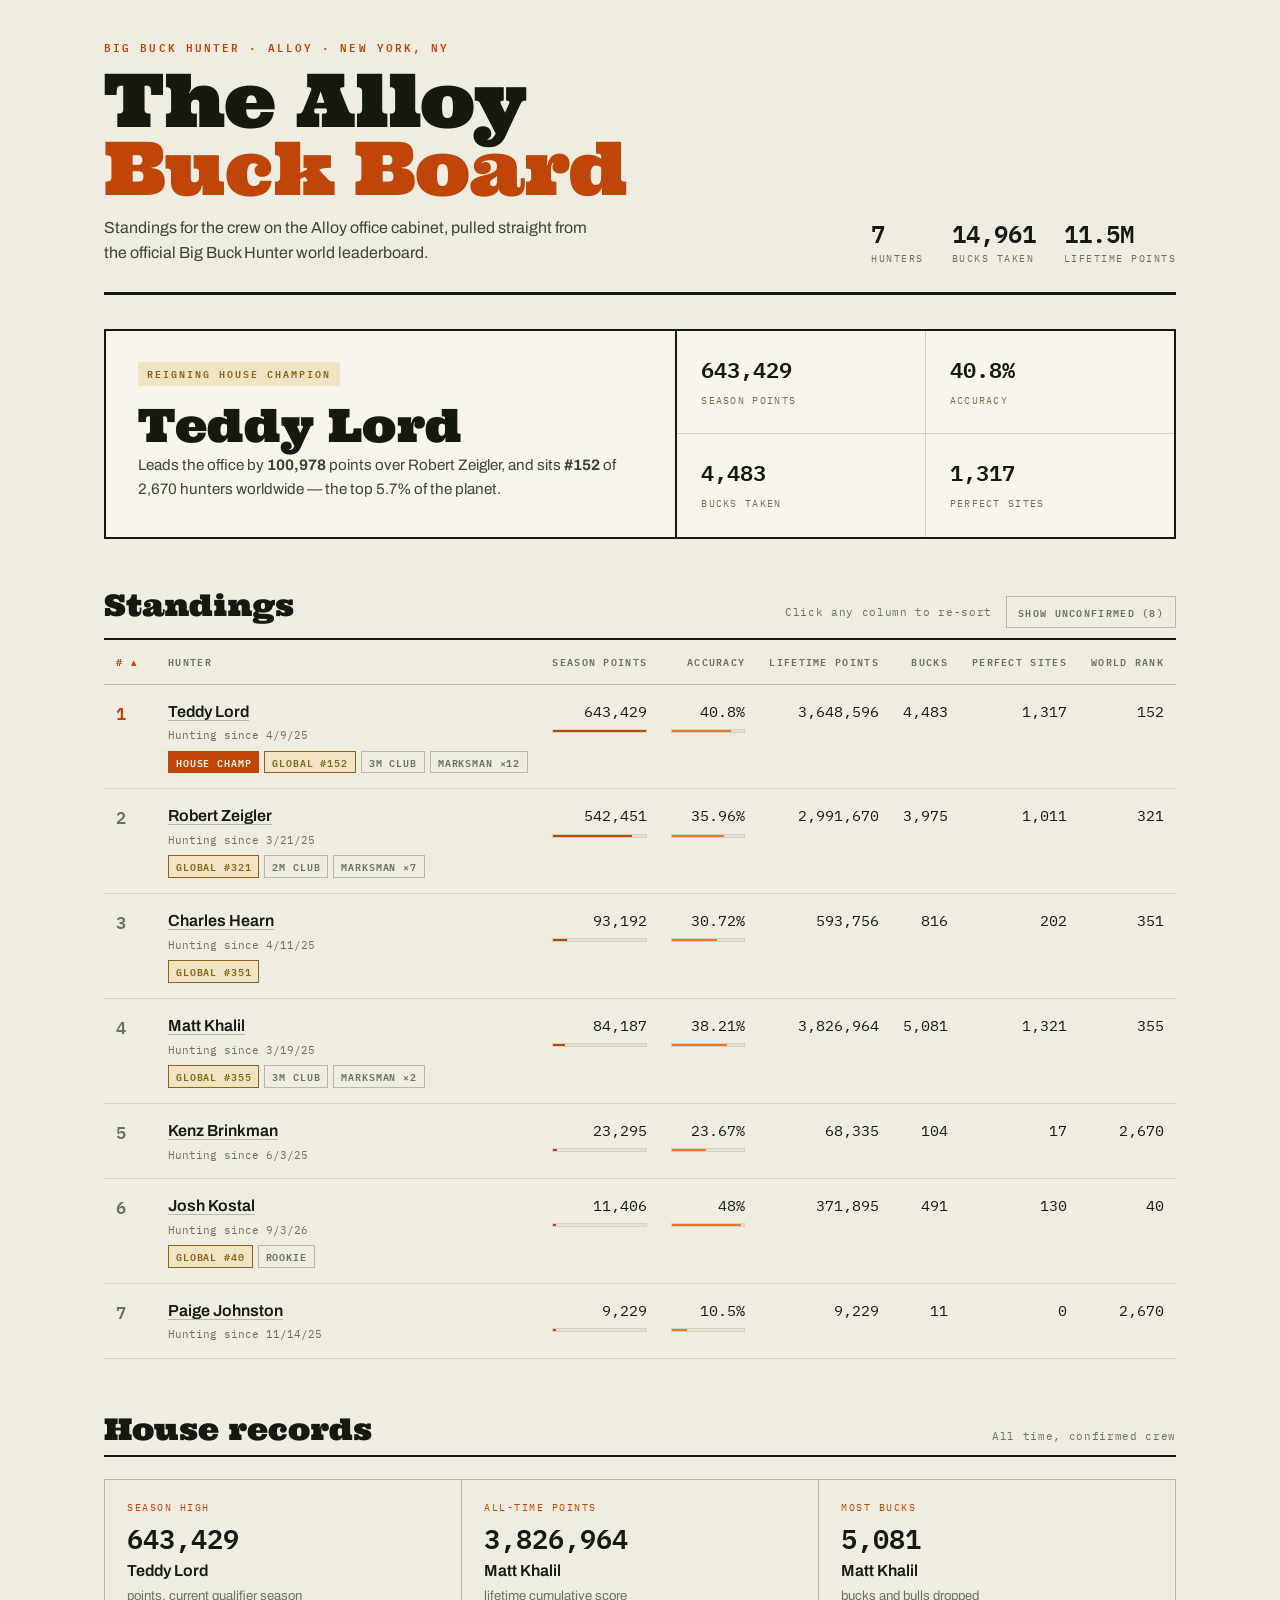
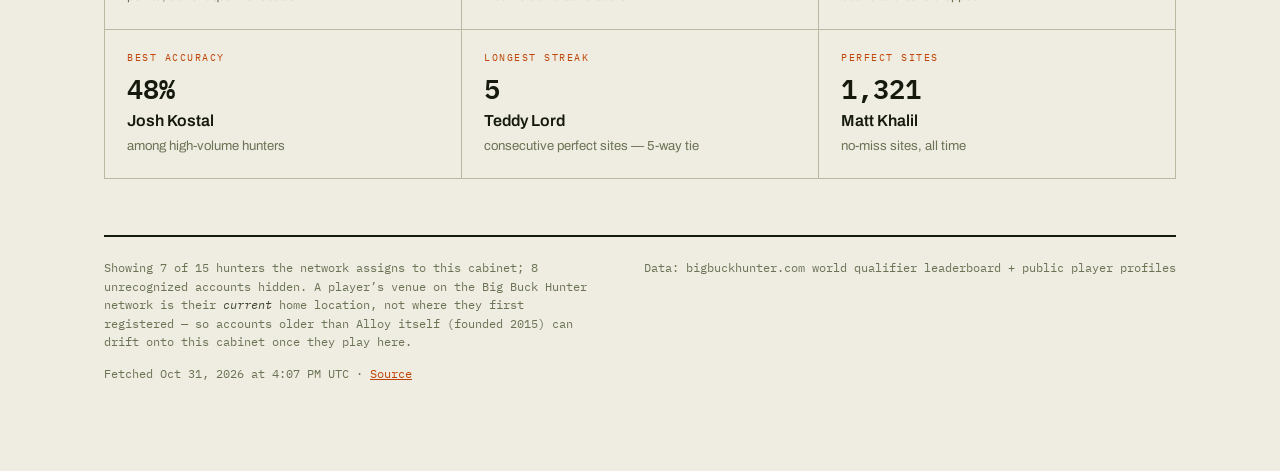
<file: public/index.html>
<!doctype html>
<html lang="en">
<head>
<meta charset="utf-8">
<meta name="robots" content="noindex, nofollow">
<script>
// Read the mode before anything paints: ?tv for the wall display, &all to
// include unconfirmed hunters on it.
(function (p) {
  if (!/(^|[?&])tv(=|&|$)/.test(p)) return;
  document.documentElement.classList.add('tv');
  if (/(^|[?&])all(=|&|$)/.test(p)) document.documentElement.classList.add('tv-all');
})(location.search);
</script>
<title>The Alloy Buck Board</title>
<meta name="viewport" content="width=device-width, initial-scale=1">
<link rel="preconnect" href="https://fonts.googleapis.com">
<link rel="preconnect" href="https://fonts.gstatic.com" crossorigin>
<link rel="stylesheet" href="https://fonts.googleapis.com/css2?family=Ultra&family=Archivo:wght@400;500;600&family=IBM+Plex+Mono:wght@400;500;600&display=swap">
<link rel="stylesheet" href="assets/styles.css?v=693faa06">
</head>
<body>
<div class="wrap">
  <header class="marquee">
    <div class="marquee__id">
      <p class="eyebrow">Big Buck Hunter · Alloy · New York, NY</p>
      <h1>The Alloy <em>Buck Board</em></h1>
      <p class="marquee__sub">Standings for the crew on the Alloy office cabinet, pulled straight from the official Big Buck Hunter world leaderboard.</p>
    </div>
    <div class="marquee__stats">
      <div class="mstat"><b data-confirmed="7" data-all="15">7</b><span>Hunters</span></div>
      <div class="mstat"><b data-confirmed="14,961" data-all="19,910">14,961</b><span>Bucks taken</span></div>
      <div class="mstat"><b data-confirmed="11.5M" data-all="15.3M">11.5M</b><span>Lifetime points</span></div>
    </div>
  </header>

  <section class="champ">
    <div class="champ__main">
      <span class="champ__crown">Reigning house champion</span>
      <p class="champ__name">Teddy Lord</p>
      <p class="champ__line">Leads the office by <strong>100,978</strong> points over Robert Zeigler, and sits <strong>#152</strong> of 2,670 hunters worldwide — the top 5.7% of the planet.</p>
    </div>
    <div class="champ__grid">
      <div class="cg"><b>643,429</b><span>Season points</span></div>
      <div class="cg"><b>40.8%</b><span>Accuracy</span></div>
      <div class="cg"><b>4,483</b><span>Bucks taken</span></div>
      <div class="cg"><b>1,317</b><span>Perfect sites</span></div>
    </div>
  </section>

  <div class="sec-head">
    <h2>Standings</h2>
    <span class="sec-actions">
      <span class="sec-note">Click any column to re-sort</span>
      <button type="button" id="toggle-unconfirmed" class="toggle" aria-pressed="false">Show unconfirmed (8)</button>
    </span>
  </div>
  <div class="tablewrap">
    <table id="board">
      <thead>
        <tr>
          <th data-key="rank" data-dir="asc" aria-sort="ascending">#</th>
          <th data-key="name" data-dir="asc">Hunter</th>
          <th data-key="season" data-dir="desc">Season points</th>
          <th data-key="acc" data-dir="desc">Accuracy</th>
          <th data-key="life" data-dir="desc">Lifetime points</th>
          <th data-key="bucks" data-dir="desc">Bucks</th>
          <th data-key="perfect" data-dir="desc">Perfect sites</th>
          <th data-key="global" data-dir="asc">World rank</th>
        </tr>
      </thead>
      <tbody>
          <tr class="" data-rank-all="1" data-rank-confirmed="1">
            <td class="c-rank"><span class="rank">1</span></td>
            <td class="c-name">
              <a class="pname" href="https://www.bigbuckhunter.com/profile/player/1002404" target="_blank" rel="noopener">Teddy Lord</a>
              <span class="meta">Hunting since 4/9/25</span>
              <span class="pills"><span class="pill pill--champ">House Champ</span><span class="pill pill--gold">Global #152</span><span class="pill pill--plain">3M Club</span><span class="pill pill--plain">Marksman ×12</span></span>
            </td>
            <td class="c-num">
              <span class="num">643,429</span>
              <span class="bar"><i style="width:100.0%"></i></span>
            </td>
            <td class="c-num">
              <span class="num">40.8%</span>
              <span class="bar bar--acc"><i style="width:81.6%"></i></span>
            </td>
            <td class="c-num"><span class="num">3,648,596</span></td>
            <td class="c-num"><span class="num">4,483</span></td>
            <td class="c-num"><span class="num">1,317</span></td>
            <td class="c-num"><span class="num">152</span></td>
          </tr>
          <tr class="" data-rank-all="2" data-rank-confirmed="2">
            <td class="c-rank"><span class="rank">2</span></td>
            <td class="c-name">
              <a class="pname" href="https://www.bigbuckhunter.com/profile/player/1000758" target="_blank" rel="noopener">Robert Zeigler</a>
              <span class="meta">Hunting since 3/21/25</span>
              <span class="pills"><span class="pill pill--gold">Global #321</span><span class="pill pill--plain">2M Club</span><span class="pill pill--plain">Marksman ×7</span></span>
            </td>
            <td class="c-num">
              <span class="num">542,451</span>
              <span class="bar"><i style="width:84.3%"></i></span>
            </td>
            <td class="c-num">
              <span class="num">35.96%</span>
              <span class="bar bar--acc"><i style="width:71.9%"></i></span>
            </td>
            <td class="c-num"><span class="num">2,991,670</span></td>
            <td class="c-num"><span class="num">3,975</span></td>
            <td class="c-num"><span class="num">1,011</span></td>
            <td class="c-num"><span class="num">321</span></td>
          </tr>
          <tr class="unconfirmed" data-rank-all="3" data-rank-confirmed="">
            <td class="c-rank"><span class="rank">—</span></td>
            <td class="c-name">
              <a class="pname" href="https://www.bigbuckhunter.com/profile/player/1024019" target="_blank" rel="noopener">Tom Csm</a>
              <span class="meta">Hunting since 1/27/26</span>
              <span class="pills"><span class="pill pill--plain">Rookie</span><span class="pill pill--note">Unconfirmed</span></span>
            </td>
            <td class="c-num">
              <span class="num">106,825</span>
              <span class="bar"><i style="width:16.6%"></i></span>
            </td>
            <td class="c-num">
              <span class="num">23.21%</span>
              <span class="bar bar--acc"><i style="width:46.4%"></i></span>
            </td>
            <td class="c-num"><span class="num">108,759</span></td>
            <td class="c-num"><span class="num">159</span></td>
            <td class="c-num"><span class="num">23</span></td>
            <td class="c-num"><span class="num">2,670</span></td>
          </tr>
          <tr class="" data-rank-all="4" data-rank-confirmed="3">
            <td class="c-rank"><span class="rank">3</span></td>
            <td class="c-name">
              <a class="pname" href="https://www.bigbuckhunter.com/profile/player/1002516" target="_blank" rel="noopener">Charles Hearn</a>
              <span class="meta">Hunting since 4/11/25</span>
              <span class="pills"><span class="pill pill--gold">Global #351</span></span>
            </td>
            <td class="c-num">
              <span class="num">93,192</span>
              <span class="bar"><i style="width:14.5%"></i></span>
            </td>
            <td class="c-num">
              <span class="num">30.72%</span>
              <span class="bar bar--acc"><i style="width:61.4%"></i></span>
            </td>
            <td class="c-num"><span class="num">593,756</span></td>
            <td class="c-num"><span class="num">816</span></td>
            <td class="c-num"><span class="num">202</span></td>
            <td class="c-num"><span class="num">351</span></td>
          </tr>
          <tr class="" data-rank-all="5" data-rank-confirmed="4">
            <td class="c-rank"><span class="rank">4</span></td>
            <td class="c-name">
              <a class="pname" href="https://www.bigbuckhunter.com/profile/player/1000627" target="_blank" rel="noopener">Matt Khalil</a>
              <span class="meta">Hunting since 3/19/25</span>
              <span class="pills"><span class="pill pill--gold">Global #355</span><span class="pill pill--plain">3M Club</span><span class="pill pill--plain">Marksman ×2</span></span>
            </td>
            <td class="c-num">
              <span class="num">84,187</span>
              <span class="bar"><i style="width:13.1%"></i></span>
            </td>
            <td class="c-num">
              <span class="num">38.21%</span>
              <span class="bar bar--acc"><i style="width:76.4%"></i></span>
            </td>
            <td class="c-num"><span class="num">3,826,964</span></td>
            <td class="c-num"><span class="num">5,081</span></td>
            <td class="c-num"><span class="num">1,321</span></td>
            <td class="c-num"><span class="num">355</span></td>
          </tr>
          <tr class="unconfirmed" data-rank-all="6" data-rank-confirmed="">
            <td class="c-rank"><span class="rank">—</span></td>
            <td class="c-name">
              <a class="pname" href="https://www.bigbuckhunter.com/profile/player/1009901" target="_blank" rel="noopener">Harley Lewis</a>
              <span class="meta">Hunting since 7/15/25</span>
              <span class="pills"><span class="pill pill--note">Unconfirmed</span></span>
            </td>
            <td class="c-num">
              <span class="num">36,524</span>
              <span class="bar"><i style="width:5.7%"></i></span>
            </td>
            <td class="c-num">
              <span class="num">40.75%</span>
              <span class="bar bar--acc"><i style="width:81.5%"></i></span>
            </td>
            <td class="c-num"><span class="num">745,297</span></td>
            <td class="c-num"><span class="num">996</span></td>
            <td class="c-num"><span class="num">226</span></td>
            <td class="c-num"><span class="num">2,670</span></td>
          </tr>
          <tr class="" data-rank-all="7" data-rank-confirmed="5">
            <td class="c-rank"><span class="rank">5</span></td>
            <td class="c-name">
              <a class="pname" href="https://www.bigbuckhunter.com/profile/player/1006483" target="_blank" rel="noopener">Kenz Brinkman</a>
              <span class="meta">Hunting since 6/3/25</span>
              
            </td>
            <td class="c-num">
              <span class="num">23,295</span>
              <span class="bar"><i style="width:3.6%"></i></span>
            </td>
            <td class="c-num">
              <span class="num">23.67%</span>
              <span class="bar bar--acc"><i style="width:47.3%"></i></span>
            </td>
            <td class="c-num"><span class="num">68,335</span></td>
            <td class="c-num"><span class="num">104</span></td>
            <td class="c-num"><span class="num">17</span></td>
            <td class="c-num"><span class="num">2,670</span></td>
          </tr>
          <tr class="unconfirmed" data-rank-all="8" data-rank-confirmed="">
            <td class="c-rank"><span class="rank">—</span></td>
            <td class="c-name">
              <a class="pname" href="https://www.bigbuckhunter.com/profile/player/1019047" target="_blank" rel="noopener">J Q</a>
              <span class="meta">Hunting since 11/8/25</span>
              <span class="pills"><span class="pill pill--note">Unconfirmed</span></span>
            </td>
            <td class="c-num">
              <span class="num">18,058</span>
              <span class="bar"><i style="width:2.8%"></i></span>
            </td>
            <td class="c-num">
              <span class="num">25%</span>
              <span class="bar bar--acc"><i style="width:50.0%"></i></span>
            </td>
            <td class="c-num"><span class="num">18,058</span></td>
            <td class="c-num"><span class="num">27</span></td>
            <td class="c-num"><span class="num">4</span></td>
            <td class="c-num"><span class="num">2,670</span></td>
          </tr>
          <tr class="" data-rank-all="9" data-rank-confirmed="6">
            <td class="c-rank"><span class="rank">6</span></td>
            <td class="c-name">
              <a class="pname" href="https://www.bigbuckhunter.com/profile/player/1037633" target="_blank" rel="noopener">Josh Kostal</a>
              <span class="meta">Hunting since 9/3/26</span>
              <span class="pills"><span class="pill pill--gold">Global #40</span><span class="pill pill--plain">Rookie</span></span>
            </td>
            <td class="c-num">
              <span class="num">11,406</span>
              <span class="bar"><i style="width:2.5%"></i></span>
            </td>
            <td class="c-num">
              <span class="num">48%</span>
              <span class="bar bar--acc"><i style="width:96.0%"></i></span>
            </td>
            <td class="c-num"><span class="num">371,895</span></td>
            <td class="c-num"><span class="num">491</span></td>
            <td class="c-num"><span class="num">130</span></td>
            <td class="c-num"><span class="num">40</span></td>
          </tr>
          <tr class="unconfirmed" data-rank-all="10" data-rank-confirmed="">
            <td class="c-rank"><span class="rank">—</span></td>
            <td class="c-name">
              <a class="pname" href="https://www.bigbuckhunter.com/profile/player/2269" target="_blank" rel="noopener">Black Tiger</a>
              <span class="meta">Hunting since 2/4/06</span>
              <span class="pills"><span class="pill pill--note">Legacy account · 2006</span><span class="pill pill--note">Unconfirmed</span></span>
            </td>
            <td class="c-num">
              <span class="num">10,360</span>
              <span class="bar"><i style="width:2.5%"></i></span>
            </td>
            <td class="c-num">
              <span class="num">18.5%</span>
              <span class="bar bar--acc"><i style="width:37.0%"></i></span>
            </td>
            <td class="c-num"><span class="num">324,317</span></td>
            <td class="c-num"><span class="num">414</span></td>
            <td class="c-num"><span class="num">41</span></td>
            <td class="c-num"><span class="num">2,670</span></td>
          </tr>
          <tr class="unconfirmed" data-rank-all="11" data-rank-confirmed="">
            <td class="c-rank"><span class="rank">—</span></td>
            <td class="c-name">
              <a class="pname" href="https://www.bigbuckhunter.com/profile/player/1376" target="_blank" rel="noopener">IZ IZ</a>
              <span class="meta">Hunting since 1/1/06</span>
              <span class="pills"><span class="pill pill--plain">1M Club</span><span class="pill pill--plain">Marksman ×1</span><span class="pill pill--note">Legacy account · 2006</span><span class="pill pill--note">Unconfirmed</span></span>
            </td>
            <td class="c-num">
              <span class="num">9,291</span>
              <span class="bar"><i style="width:2.5%"></i></span>
            </td>
            <td class="c-num">
              <span class="num">17.5%</span>
              <span class="bar bar--acc"><i style="width:35.0%"></i></span>
            </td>
            <td class="c-num"><span class="num">1,140,396</span></td>
            <td class="c-num"><span class="num">1,482</span></td>
            <td class="c-num"><span class="num">157</span></td>
            <td class="c-num"><span class="num">2,670</span></td>
          </tr>
          <tr class="" data-rank-all="12" data-rank-confirmed="7">
            <td class="c-rank"><span class="rank">7</span></td>
            <td class="c-name">
              <a class="pname" href="https://www.bigbuckhunter.com/profile/player/1019349" target="_blank" rel="noopener">Paige Johnston</a>
              <span class="meta">Hunting since 11/14/25</span>
              
            </td>
            <td class="c-num">
              <span class="num">9,229</span>
              <span class="bar"><i style="width:2.5%"></i></span>
            </td>
            <td class="c-num">
              <span class="num">10.5%</span>
              <span class="bar bar--acc"><i style="width:21.0%"></i></span>
            </td>
            <td class="c-num"><span class="num">9,229</span></td>
            <td class="c-num"><span class="num">11</span></td>
            <td class="c-num"><span class="num">0</span></td>
            <td class="c-num"><span class="num">2,670</span></td>
          </tr>
          <tr class="unconfirmed" data-rank-all="13" data-rank-confirmed="">
            <td class="c-rank"><span class="rank">—</span></td>
            <td class="c-name">
              <a class="pname" href="https://www.bigbuckhunter.com/profile/player/1997" target="_blank" rel="noopener">ELDON HANSEN</a>
              <span class="meta">Hunting since 9/27/07</span>
              <span class="pills"><span class="pill pill--plain">1M Club</span><span class="pill pill--plain">Marksman ×1</span><span class="pill pill--note">Legacy account · 2007</span><span class="pill pill--note">Unconfirmed</span></span>
            </td>
            <td class="c-num">
              <span class="num">7,843</span>
              <span class="bar"><i style="width:2.5%"></i></span>
            </td>
            <td class="c-num">
              <span class="num">35%</span>
              <span class="bar bar--acc"><i style="width:70.0%"></i></span>
            </td>
            <td class="c-num"><span class="num">1,158,344</span></td>
            <td class="c-num"><span class="num">1,520</span></td>
            <td class="c-num"><span class="num">204</span></td>
            <td class="c-num"><span class="num">2,483</span></td>
          </tr>
          <tr class="unconfirmed" data-rank-all="14" data-rank-confirmed="">
            <td class="c-rank"><span class="rank">—</span></td>
            <td class="c-name">
              <a class="pname" href="https://www.bigbuckhunter.com/profile/player/1037634" target="_blank" rel="noopener">Irwun Po</a>
              <span class="meta">Hunting since 9/3/26</span>
              <span class="pills"><span class="pill pill--gold">Global #73</span><span class="pill pill--plain">Rookie</span><span class="pill pill--note">Unconfirmed</span></span>
            </td>
            <td class="c-num">
              <span class="num">7,428</span>
              <span class="bar"><i style="width:2.5%"></i></span>
            </td>
            <td class="c-num">
              <span class="num">25%</span>
              <span class="bar bar--acc"><i style="width:50.0%"></i></span>
            </td>
            <td class="c-num"><span class="num">238,696</span></td>
            <td class="c-num"><span class="num">341</span></td>
            <td class="c-num"><span class="num">65</span></td>
            <td class="c-num"><span class="num">73</span></td>
          </tr>
          <tr class="unconfirmed" data-rank-all="15" data-rank-confirmed="">
            <td class="c-rank"><span class="rank">—</span></td>
            <td class="c-name">
              <a class="pname" href="https://www.bigbuckhunter.com/profile/player/1029663" target="_blank" rel="noopener">Pidge Jownston</a>
              <span class="meta">Hunting since 5/1/26</span>
              <span class="pills"><span class="pill pill--plain">Rookie</span><span class="pill pill--note">Unconfirmed</span></span>
            </td>
            <td class="c-num">
              <span class="num">6,703</span>
              <span class="bar"><i style="width:2.5%"></i></span>
            </td>
            <td class="c-num">
              <span class="num">18%</span>
              <span class="bar bar--acc"><i style="width:36.0%"></i></span>
            </td>
            <td class="c-num"><span class="num">6,703</span></td>
            <td class="c-num"><span class="num">10</span></td>
            <td class="c-num"><span class="num">2</span></td>
            <td class="c-num"><span class="num">2,670</span></td>
          </tr>
      </tbody>
    </table>
  </div>

  <p class="uc-note">Unconfirmed hunters are accounts the Big Buck Hunter network assigns to this cabinet that nobody here recognized &mdash; visitors, one-offs, or accounts older than the machine. Ranks and totals above include them while this view is on; house records below always reflect the confirmed crew.</p>

  <div class="sec-head sec-head--records">
    <h2>House records</h2>
    <span class="sec-note">All time, confirmed crew</span>
  </div>
  <div class="records">
        <div class="rec">
          <span class="rec__label">Season high</span>
          <span class="rec__value">643,429</span>
          <span class="rec__who">Teddy Lord</span>
          <span class="rec__note">points, current qualifier season</span>
        </div>        <div class="rec">
          <span class="rec__label">All-time points</span>
          <span class="rec__value">3,826,964</span>
          <span class="rec__who">Matt Khalil</span>
          <span class="rec__note">lifetime cumulative score</span>
        </div>        <div class="rec">
          <span class="rec__label">Most bucks</span>
          <span class="rec__value">5,081</span>
          <span class="rec__who">Matt Khalil</span>
          <span class="rec__note">bucks and bulls dropped</span>
        </div>        <div class="rec">
          <span class="rec__label">Best accuracy</span>
          <span class="rec__value">48%</span>
          <span class="rec__who">Josh Kostal</span>
          <span class="rec__note">among high-volume hunters</span>
        </div>        <div class="rec">
          <span class="rec__label">Longest streak</span>
          <span class="rec__value">5</span>
          <span class="rec__who">Teddy Lord</span>
          <span class="rec__note">consecutive perfect sites — 5-way tie</span>
        </div>        <div class="rec">
          <span class="rec__label">Perfect sites</span>
          <span class="rec__value">1,321</span>
          <span class="rec__who">Matt Khalil</span>
          <span class="rec__note">no-miss sites, all time</span>
        </div>
  </div>

  <footer>
    <span class="footnote">Showing 7 of 15 hunters the network assigns to this cabinet; 8 unrecognized accounts hidden. A player&rsquo;s venue on the Big Buck Hunter network is their <em>current</em> home location, not where they first registered &mdash; so accounts older than Alloy itself (founded 2015) can drift onto this cabinet once they play here.</span>
    <span class="src">Data: bigbuckhunter.com world qualifier leaderboard + public player profiles</span>
    <span>Fetched Oct 31, 2026 at 4:07 PM UTC · <a href="https://www.bigbuckhunter.com/world/qualifiers?search=Alloy" target="_blank" rel="noopener">Source</a></span>
  </footer>
</div>
<script src="assets/board.js?v=33f1d360"></script>
</body>
</html>
</file>
<file: public/assets/styles.css>
:root {
  --ground:#EFEDE1; --surface:#F7F5EC; --sunk:#E4E2D3;
  --ink:#15190E; --ink-2:#3E452F; --muted:#6B7355;
  --line:#D3D2BF; --line-strong:#B9B9A2;
  --blaze:#BF4508; --blaze-soft:#E9762F; --brass:#8A6415; --brass-bg:#F0E4C4;
}
@media (prefers-color-scheme: dark) {
  :root:not([data-theme="light"]) {
    --ground:#14180F; --surface:#1D2215; --sunk:#0E1109;
    --ink:#EFEBDF; --ink-2:#CFCDB8; --muted:#98A07F;
    --line:#2E3524; --line-strong:#454E36;
    --blaze:#FF6B1A; --blaze-soft:#FF8B4A; --brass:#D9A441; --brass-bg:#332A12;
  }
}
:root[data-theme="dark"] {
  --ground:#14180F; --surface:#1D2215; --sunk:#0E1109;
  --ink:#EFEBDF; --ink-2:#CFCDB8; --muted:#98A07F;
  --line:#2E3524; --line-strong:#454E36;
  --blaze:#FF6B1A; --blaze-soft:#FF8B4A; --brass:#D9A441; --brass-bg:#332A12;
}

* { box-sizing:border-box; }
body {
  margin:0; background:var(--ground); color:var(--ink);
  font-family:"Archivo","Helvetica Neue",Arial,sans-serif;
  font-size:16px; line-height:1.55; -webkit-font-smoothing:antialiased;
}
.wrap { max-width:1120px; margin:0 auto; padding:0 24px 88px; }
a { color:inherit; }
:focus-visible { outline:2px solid var(--blaze); outline-offset:3px; }

/* ---- marquee ---- */
.marquee {
  border-bottom:3px solid var(--ink); padding:38px 0 26px; margin-bottom:34px;
  display:flex; flex-wrap:wrap; align-items:flex-end; gap:20px 32px;
}
.marquee__id { flex:1 1 380px; }
.eyebrow {
  font-family:"IBM Plex Mono",monospace; font-size:11px; font-weight:600;
  letter-spacing:.19em; text-transform:uppercase; color:var(--blaze); margin:0 0 12px;
}
h1 {
  font-family:"Ultra",Georgia,serif; font-weight:400; margin:0;
  font-size:clamp(2.5rem,7.5vw,4.6rem); line-height:.92; letter-spacing:-.015em;
  text-wrap:balance;
}
h1 em { font-style:normal; color:var(--blaze); }
.marquee__sub { margin:14px 0 0; color:var(--ink-2); max-width:56ch; }
.marquee__stats { display:flex; gap:28px; flex-wrap:wrap; }
.mstat { display:flex; flex-direction:column; }
.mstat b {
  font-family:"IBM Plex Mono",monospace; font-size:1.5rem; font-weight:600;
  font-variant-numeric:tabular-nums; line-height:1.1;
}
.mstat span {
  font-family:"IBM Plex Mono",monospace; font-size:10px; letter-spacing:.15em;
  text-transform:uppercase; color:var(--muted); margin-top:4px;
}

/* ---- champion ---- */
.champ {
  display:grid; grid-template-columns:minmax(0,1.15fr) minmax(0,1fr); gap:0;
  border:2px solid var(--ink); background:var(--surface); margin-bottom:52px;
}
.champ__main { padding:30px 32px; border-right:2px solid var(--ink); }
.champ__crown {
  font-family:"IBM Plex Mono",monospace; font-size:10px; font-weight:600;
  letter-spacing:.2em; text-transform:uppercase; color:var(--brass);
  display:inline-block; padding:4px 9px; background:var(--brass-bg); margin-bottom:16px;
}
.champ__name {
  font-family:"Ultra",Georgia,serif; font-size:clamp(1.9rem,4.4vw,2.9rem);
  line-height:1; margin:0 0 6px;
}
.champ__line { color:var(--ink-2); margin:0; font-size:.95rem; }
.champ__grid { display:grid; grid-template-columns:repeat(2,1fr); }
.cg { padding:22px 24px; border-bottom:1px solid var(--line); }
.cg:nth-child(odd) { border-right:1px solid var(--line); }
.cg:nth-last-child(-n+2) { border-bottom:0; }
.cg b {
  display:block; font-family:"IBM Plex Mono",monospace; font-size:1.35rem;
  font-weight:600; font-variant-numeric:tabular-nums;
}
.cg span {
  font-family:"IBM Plex Mono",monospace; font-size:10px; letter-spacing:.13em;
  text-transform:uppercase; color:var(--muted);
}

/* ---- sections ---- */
.sec-head {
  display:flex; align-items:baseline; justify-content:space-between;
  gap:16px; flex-wrap:wrap; border-bottom:2px solid var(--ink); padding-bottom:10px; margin-bottom:0;
}
h2 {
  font-family:"Ultra",Georgia,serif; font-weight:400; margin:0;
  font-size:clamp(1.35rem,3vw,1.85rem); line-height:1;
}
.sec-note {
  font-family:"IBM Plex Mono",monospace; font-size:11px; letter-spacing:.06em; color:var(--muted);
}
.sec-actions { display:flex; align-items:center; gap:14px; flex-wrap:wrap; }
.toggle {
  font-family:"IBM Plex Mono",monospace; font-size:10px; font-weight:600;
  letter-spacing:.13em; text-transform:uppercase; padding:6px 11px;
  background:transparent; color:var(--muted); border:1px solid var(--line-strong);
  cursor:pointer; transition:color .12s, border-color .12s, background .12s;
}
.toggle:hover { color:var(--blaze); border-color:var(--blaze); }
.toggle[aria-pressed="true"] {
  background:var(--blaze); border-color:var(--blaze); color:var(--surface);
}
.caveat { color:var(--brass); font-style:italic; }

/* Unconfirmed rows ship in the markup but stay collapsed until asked for. */
tbody tr.unconfirmed { display:none; }
body.show-unconfirmed tbody tr.unconfirmed { display:table-row; }
tr.unconfirmed .pname, tr.unconfirmed .num, tr.unconfirmed .rank { color:var(--muted); }
tr.unconfirmed .bar i { background:var(--line-strong); }
.uc-note {
  display:none; font-size:.86rem; color:var(--muted); max-width:74ch;
  margin:-34px 0 46px; line-height:1.6;
}
body.show-unconfirmed .uc-note { display:block; }

/* ---- table ---- */
.tablewrap { overflow-x:auto; margin-bottom:56px; }
table { width:100%; border-collapse:collapse; min-width:820px; }
thead th {
  font-family:"IBM Plex Mono",monospace; font-size:10px; font-weight:600;
  letter-spacing:.13em; text-transform:uppercase; color:var(--muted);
  text-align:right; padding:14px 12px; border-bottom:1px solid var(--line-strong);
  white-space:nowrap; cursor:pointer; user-select:none;
}
thead th:first-child, thead th:nth-child(2) { text-align:left; }
thead th:hover { color:var(--blaze); }
thead th[aria-sort]:not([aria-sort="none"]) { color:var(--blaze); }
thead th[aria-sort="descending"]::after { content:" ▾"; }
thead th[aria-sort="ascending"]::after { content:" ▴"; }
tbody tr { border-bottom:1px solid var(--line); }
tbody tr:hover { background:var(--sunk); }
tbody td { padding:15px 12px; vertical-align:top; }
.c-rank { width:52px; }
.rank {
  font-family:"IBM Plex Mono",monospace; font-size:1.05rem; font-weight:600;
  font-variant-numeric:tabular-nums; color:var(--muted);
}
tbody tr:first-child .rank { color:var(--blaze); }
.c-name { min-width:230px; }
.pname { font-weight:600; text-decoration:none; border-bottom:1px solid var(--line-strong); }
.pname:hover { color:var(--blaze); border-color:var(--blaze); }
.meta {
  display:block; font-family:"IBM Plex Mono",monospace; font-size:10.5px;
  color:var(--muted); margin-top:3px;
}
.pills { display:flex; flex-wrap:wrap; gap:5px; margin-top:7px; }
.pill {
  font-family:"IBM Plex Mono",monospace; font-size:9.5px; font-weight:600;
  letter-spacing:.09em; text-transform:uppercase; padding:3px 7px;
  border:1px solid var(--line-strong); color:var(--muted); white-space:nowrap;
}
.pill--champ { background:var(--blaze); border-color:var(--blaze); color:var(--surface); }
.pill--gold { background:var(--brass-bg); border-color:var(--brass); color:var(--brass); }
.pill--note { border-style:dashed; }
.c-num { text-align:right; white-space:nowrap; }
.num {
  font-family:"IBM Plex Mono",monospace; font-size:.94rem;
  font-variant-numeric:tabular-nums; display:block;
}
.bar {
  display:block; height:4px; background:var(--sunk); margin-top:6px;
  min-width:74px; border:1px solid var(--line);
}
.bar i { display:block; height:100%; background:var(--blaze); }
.bar--acc i { background:var(--blaze-soft); }

/* ---- records ---- */
.records {
  display:grid; grid-template-columns:repeat(3,1fr);
  border-top:1px solid var(--line-strong); border-left:1px solid var(--line-strong);
  margin-top:22px;
}
.rec {
  padding:20px 22px 22px; border-right:1px solid var(--line-strong);
  border-bottom:1px solid var(--line-strong); display:flex; flex-direction:column;
}
.rec__label {
  font-family:"IBM Plex Mono",monospace; font-size:10px; letter-spacing:.15em;
  text-transform:uppercase; color:var(--blaze); margin-bottom:10px;
}
.rec__value {
  font-family:"IBM Plex Mono",monospace; font-size:1.7rem; font-weight:600;
  font-variant-numeric:tabular-nums; line-height:1;
}
.rec__who { font-weight:600; margin-top:7px; }
.rec__note { font-size:.82rem; color:var(--muted); margin-top:2px; }

footer {
  margin-top:56px; padding-top:22px; border-top:2px solid var(--ink);
  font-family:"IBM Plex Mono",monospace; font-size:11.5px; color:var(--muted);
  display:flex; flex-wrap:wrap; gap:8px 24px; justify-content:space-between;
}
footer a { color:var(--blaze); }
.footnote { flex:1 1 100%; max-width:70ch; line-height:1.6; margin-bottom:6px; }
.footnote em { color:var(--ink-2); font-style:italic; }

/* ---- TV mode: ?tv --------------------------------------------------------
   One screen, no scrolling, no pointer. Type scales off viewport height so the
   same board reads correctly on a 1080p panel and a 4K one. */
html.tv, html.tv body { height:100%; overflow:hidden; cursor:none; }
html.tv body { font-size:clamp(13px,1.75vh,40px); }
html.tv .wrap {
  max-width:none; height:100vh; padding:3.2vh 2.6vw;   /* room for TV overscan */
  display:flex; flex-direction:column; gap:0;
}
html.tv .marquee { padding:0 0 1.6vh; margin-bottom:2vh; flex:0 0 auto; }
html.tv h1 { font-size:clamp(26px,6.6vh,132px); }
html.tv .eyebrow { font-size:clamp(9px,1.35vh,29px); margin-bottom:.8vh; }
html.tv .marquee__sub { display:none; }            /* nobody reads a paragraph on a wall */
html.tv .mstat b { font-size:clamp(16px,3.4vh,78px); }
html.tv .mstat span { font-size:clamp(8px,1.2vh,25px); }

html.tv .champ { margin-bottom:2vh; flex:0 0 auto; }
html.tv .champ__main { padding:1.8vh 1.8vw; }
html.tv .champ__name { font-size:clamp(20px,4.6vh,104px); }
html.tv .champ__line { font-size:clamp(11px,1.7vh,38px); }
html.tv .cg { padding:1.2vh 1.4vw; }
html.tv .cg b { font-size:clamp(15px,3vh,66px); }
html.tv .cg span { font-size:clamp(8px,1.2vh,25px); }

html.tv .sec-head { padding-bottom:.8vh; flex:0 0 auto; }
html.tv h2 { font-size:clamp(15px,3vh,64px); }
html.tv .sec-actions { display:none; }             /* no pointer to click with */

/* The table absorbs whatever height is left, so rows spread evenly whether
   there are 7 of them or 15. */
html.tv .tablewrap { flex:1 1 auto; overflow:hidden; margin-bottom:0; }
html.tv table { height:100%; min-width:0; }
html.tv thead th { font-size:clamp(8px,1.2vh,25px); padding:.9vh .7vw; cursor:default; }
html.tv tbody td { padding:.5vh .7vw; }
html.tv .rank { font-size:clamp(14px,2.6vh,58px); }
html.tv .pname { font-size:clamp(13px,2.4vh,55px); border-bottom:0; }
html.tv .num { font-size:clamp(12px,2.2vh,50px); }
html.tv .meta, html.tv .pills { display:none; }    /* detail that won't read at 10 feet */
html.tv .bar { height:.5vh; margin-top:.5vh; min-width:5vw; }
/* Drop the three columns a passer-by won't parse: lifetime, bucks, perfect sites. */
html.tv thead th:nth-child(n+5):nth-child(-n+7),
html.tv tbody td:nth-child(n+5):nth-child(-n+7) { display:none; }

html.tv .uc-note, html.tv .records, html.tv .footnote { display:none; }
html.tv .sec-head--records { display:none; }
html.tv footer {
  margin-top:1.4vh; padding-top:1vh; flex:0 0 auto;
  font-size:clamp(8px,1.2vh,24px); justify-content:flex-end;
}
html.tv .src { display:none; }
html.tv.tv-all tbody tr.unconfirmed { display:table-row; }
/* Twice the rows have to fit the same screen: the champion panel gives way to
   the roster, and the rows tighten. */
html.tv.tv-all .champ { display:none; }
html.tv.tv-all .rank { font-size:clamp(12px,2.2vh,48px); }
html.tv.tv-all .pname { font-size:clamp(11px,2.05vh,46px); }
html.tv.tv-all .num { font-size:clamp(10px,1.9vh,42px); }
html.tv.tv-all tbody td { padding:.35vh .7vw; }
html.tv.tv-all .bar { height:.4vh; margin-top:.35vh; }

@media (max-width:900px) { .records { grid-template-columns:repeat(2,1fr); } }
@media (max-width:760px) {
  .records { grid-template-columns:1fr; }
  .champ { grid-template-columns:1fr; }
  .champ__main { border-right:0; border-bottom:2px solid var(--ink); }
}
</file>
